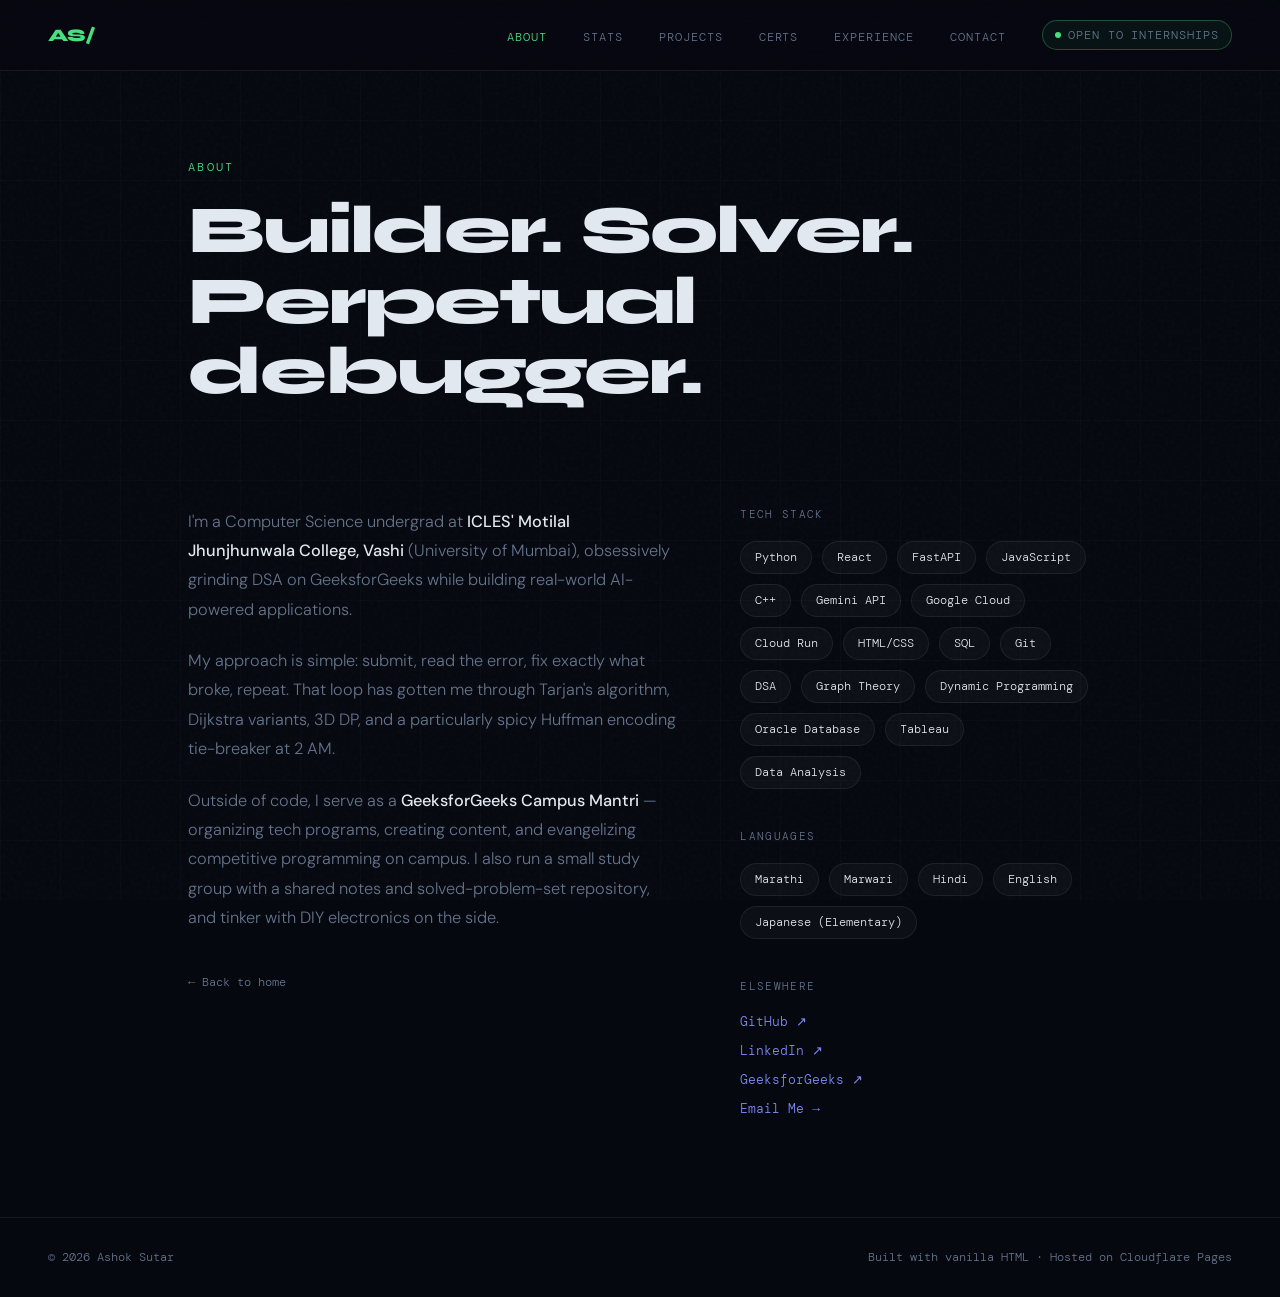
<file: Website Data/about.html>
<!DOCTYPE html>
<html lang="en">
<head>
  <meta charset="UTF-8" />
  <meta name="viewport" content="width=device-width, initial-scale=1.0" />
  <title>About | Ashok Sutar</title>
  <meta name="description" content="About Ashok Sutar — CS undergrad, competitive programmer, and full-stack builder." />
  <link rel="icon" type="image/svg+xml" href="/favicon.svg" />
  <link rel="preconnect" href="https://fonts.googleapis.com" />
  <link rel="preconnect" href="https://fonts.gstatic.com" crossorigin />
  <link href="https://fonts.googleapis.com/css2?family=Syne:wght@400;600;700;800&family=DM+Mono:wght@300;400;500&family=DM+Sans:wght@300;400;500&display=swap" rel="stylesheet" />
  <style>
    *, *::before, *::after { box-sizing: border-box; margin: 0; padding: 0; }

    :root {
      --bg: #060810;
      --surface: #0d1117;
      --border: rgba(255,255,255,0.07);
      --accent: #4ade80;
      --accent2: #818cf8;
      --text: #e2e8f0;
      --muted: #64748b;
      --card: rgba(255,255,255,0.03);
    }

    html { scroll-behavior: smooth; }

    body {
      background: var(--bg);
      color: var(--text);
      font-family: 'DM Sans', sans-serif;
      font-weight: 300;
      overflow-x: hidden;
    }

    body::before {
      content: '';
      position: fixed;
      inset: 0;
      background-image: url("data:image/svg+xml,%3Csvg viewBox='0 0 256 256' xmlns='http://www.w3.org/2000/svg'%3E%3Cfilter id='noise'%3E%3CfeTurbulence type='fractalNoise' baseFrequency='0.9' numOctaves='4' stitchTiles='stitch'/%3E%3C/filter%3E%3Crect width='100%25' height='100%25' filter='url(%23noise)' opacity='0.04'/%3E%3C/svg%3E");
      pointer-events: none;
      z-index: 0;
      opacity: 0.6;
    }

    body::after {
      content: '';
      position: fixed;
      inset: 0;
      background-image:
        linear-gradient(rgba(255,255,255,0.02) 1px, transparent 1px),
        linear-gradient(90deg, rgba(255,255,255,0.02) 1px, transparent 1px);
      background-size: 60px 60px;
      pointer-events: none;
      z-index: 0;
    }

    /* NAV */
    nav {
      position: fixed;
      top: 0; left: 0; right: 0;
      z-index: 100;
      padding: 20px 48px;
      display: flex;
      justify-content: space-between;
      align-items: center;
      background: rgba(6,8,16,0.7);
      backdrop-filter: blur(16px);
      border-bottom: 1px solid var(--border);
    }
    .nav-logo {
      font-family: 'Syne', sans-serif;
      font-weight: 800;
      font-size: 1.1rem;
      letter-spacing: -0.02em;
      color: var(--accent);
      text-decoration: none;
    }
    .nav-links {
      display: flex;
      gap: 36px;
      list-style: none;
      align-items: center;
    }
    .nav-links a {
      font-family: 'DM Mono', monospace;
      font-size: 0.75rem;
      color: var(--muted);
      text-decoration: none;
      letter-spacing: 0.08em;
      text-transform: uppercase;
      transition: color 0.2s;
    }
    .nav-links a:hover, .nav-links a.active { color: var(--accent); }

    .nav-otw {
      display: flex;
      align-items: center;
      gap: 7px;
      font-family: 'DM Mono', monospace;
      font-size: 0.68rem;
      letter-spacing: 0.06em;
      color: var(--accent);
      border: 1px solid rgba(74,222,128,0.3);
      padding: 6px 12px;
      border-radius: 100px;
      background: rgba(74,222,128,0.06);
      text-decoration: none;
      transition: all 0.2s;
      white-space: nowrap;
    }
    .nav-otw:hover { background: rgba(74,222,128,0.12); border-color: var(--accent); }
    .nav-otw-dot {
      width: 6px; height: 6px;
      background: var(--accent);
      border-radius: 50%;
      animation: pulse 1.8s infinite;
      flex-shrink: 0;
    }
    @keyframes pulse {
      0%, 100% { opacity: 1; transform: scale(1); }
      50% { opacity: 0.4; transform: scale(0.7); }
    }

    section { position: relative; z-index: 1; }

    /* PAGE HEADER */
    #about-hero {
      padding: 160px 48px 60px;
      max-width: 1000px;
      margin: 0 auto;
    }
    .section-tag {
      font-family: 'DM Mono', monospace;
      font-size: 0.72rem;
      letter-spacing: 0.2em;
      color: var(--accent);
      text-transform: uppercase;
      margin-bottom: 20px;
    }
    #about-hero h1 {
      font-family: 'Syne', sans-serif;
      font-weight: 800;
      font-size: clamp(2.4rem, 6vw, 4.2rem);
      line-height: 1.05;
      letter-spacing: -0.03em;
    }

    /* ABOUT BODY */
    #about-body {
      padding: 40px 48px 100px;
      max-width: 1000px;
      margin: 0 auto;
      display: grid;
      grid-template-columns: 1.4fr 1fr;
      gap: 60px;
    }
    .about-text p {
      font-size: 1.02rem;
      line-height: 1.8;
      color: var(--muted);
      margin-bottom: 22px;
    }
    .about-text p strong { color: var(--text); font-weight: 500; }

    .side-label {
      font-family: 'DM Mono', monospace;
      font-size: 0.7rem;
      letter-spacing: 0.12em;
      color: var(--muted);
      text-transform: uppercase;
      margin-bottom: 20px;
    }
    .skills-grid {
      display: flex;
      flex-wrap: wrap;
      gap: 10px;
      margin-bottom: 40px;
    }
    .skill-pill {
      font-family: 'DM Mono', monospace;
      font-size: 0.72rem;
      padding: 8px 14px;
      border: 1px solid var(--border);
      border-radius: 100px;
      color: var(--text);
      background: var(--card);
    }

    .about-links {
      display: flex;
      flex-direction: column;
      gap: 12px;
    }
    .about-links a {
      font-family: 'DM Mono', monospace;
      font-size: 0.8rem;
      color: var(--accent2);
      text-decoration: none;
      transition: color 0.2s;
    }
    .about-links a:hover { color: var(--accent); }

    .back-link {
      display: inline-block;
      margin-top: 20px;
      font-family: 'DM Mono', monospace;
      font-size: 0.78rem;
      color: var(--muted);
      text-decoration: none;
    }
    .back-link:hover { color: var(--accent); }

    footer {
      position: relative;
      z-index: 1;
      display: flex;
      justify-content: space-between;
      padding: 32px 48px;
      border-top: 1px solid var(--border);
      font-family: 'DM Mono', monospace;
      font-size: 0.72rem;
      color: var(--muted);
      flex-wrap: wrap;
      gap: 10px;
    }

    @media (max-width: 720px) {
      #about-body { grid-template-columns: 1fr; }
      nav { padding: 16px 20px; }
      .nav-links { gap: 18px; }
      #about-hero, #about-body { padding-left: 24px; padding-right: 24px; }
    }
  </style>
</head>
<body>

  <!-- NAV -->
  <nav>
    <a href="/" class="nav-logo">AS/</a>
    <ul class="nav-links">
      <li><a href="/about" class="active">About</a></li>
      <li><a href="/#dsa-stats">Stats</a></li>
      <li><a href="/#projects">Projects</a></li>
      <li><a href="/#certifications">Certs</a></li>
      <li><a href="/#experience">Experience</a></li>
      <li><a href="/contact">Contact</a></li>
      <li><a href="mailto:ashoksutar393@gmail.com" class="nav-otw"><span class="nav-otw-dot"></span>Open to Internships</a></li>
    </ul>
  </nav>

  <!-- ABOUT HERO -->
  <section id="about-hero">
    <div class="section-tag">About</div>
    <h1>Builder. Solver.<br>Perpetual debugger.</h1>
  </section>

  <!-- ABOUT BODY -->
  <section id="about-body">
    <div class="about-text">
      <p>
        I'm a Computer Science undergrad at <strong>ICLES' Motilal Jhunjhunwala College, Vashi</strong>
        (University of Mumbai), obsessively grinding DSA on GeeksforGeeks while building real-world
        AI-powered applications.
      </p>
      <p>
        My approach is simple: submit, read the error, fix exactly what broke, repeat.
        That loop has gotten me through Tarjan's algorithm, Dijkstra variants, 3D DP, and a particularly
        spicy Huffman encoding tie-breaker at 2 AM.
      </p>
      <p>
        Outside of code, I serve as a <strong>GeeksforGeeks Campus Mantri</strong> — organizing tech programs,
        creating content, and evangelizing competitive programming on campus. I also run a small study
        group with a shared notes and solved-problem-set repository, and tinker with DIY electronics
        on the side.
      </p>
      <a href="/" class="back-link">← Back to home</a>
    </div>
    <div>
      <div class="side-label">Tech Stack</div>
      <div class="skills-grid">
        <span class="skill-pill">Python</span>
        <span class="skill-pill">React</span>
        <span class="skill-pill">FastAPI</span>
        <span class="skill-pill">JavaScript</span>
        <span class="skill-pill">C++</span>
        <span class="skill-pill">Gemini API</span>
        <span class="skill-pill">Google Cloud</span>
        <span class="skill-pill">Cloud Run</span>
        <span class="skill-pill">HTML/CSS</span>
        <span class="skill-pill">SQL</span>
        <span class="skill-pill">Git</span>
        <span class="skill-pill">DSA</span>
        <span class="skill-pill">Graph Theory</span>
        <span class="skill-pill">Dynamic Programming</span>
        <span class="skill-pill">Oracle Database</span>
        <span class="skill-pill">Tableau</span>
        <span class="skill-pill">Data Analysis</span>
      </div>
      <div class="side-label">Languages</div>
      <div class="skills-grid">
        <span class="skill-pill">Marathi</span>
        <span class="skill-pill">Marwari</span>
        <span class="skill-pill">Hindi</span>
        <span class="skill-pill">English</span>
        <span class="skill-pill">Japanese (Elementary)</span>
      </div>
      <div class="side-label">Elsewhere</div>
      <div class="about-links">
        <a href="https://github.com/ashoksutar" target="_blank">GitHub ↗</a>
        <a href="https://www.linkedin.com/in/ashok-sutar" target="_blank">LinkedIn ↗</a>
        <a href="https://www.geeksforgeeks.org/user/ashoksutar/" target="_blank">GeeksforGeeks ↗</a>
        <a href="mailto:ashoksutar393@gmail.com">Email Me →</a>
      </div>
    </div>
  </section>

  <footer>
    <span>© 2026 Ashok Sutar</span>
    <span>Built with vanilla HTML · Hosted on Cloudflare Pages</span>
  </footer>

</body>
</html>
</file>
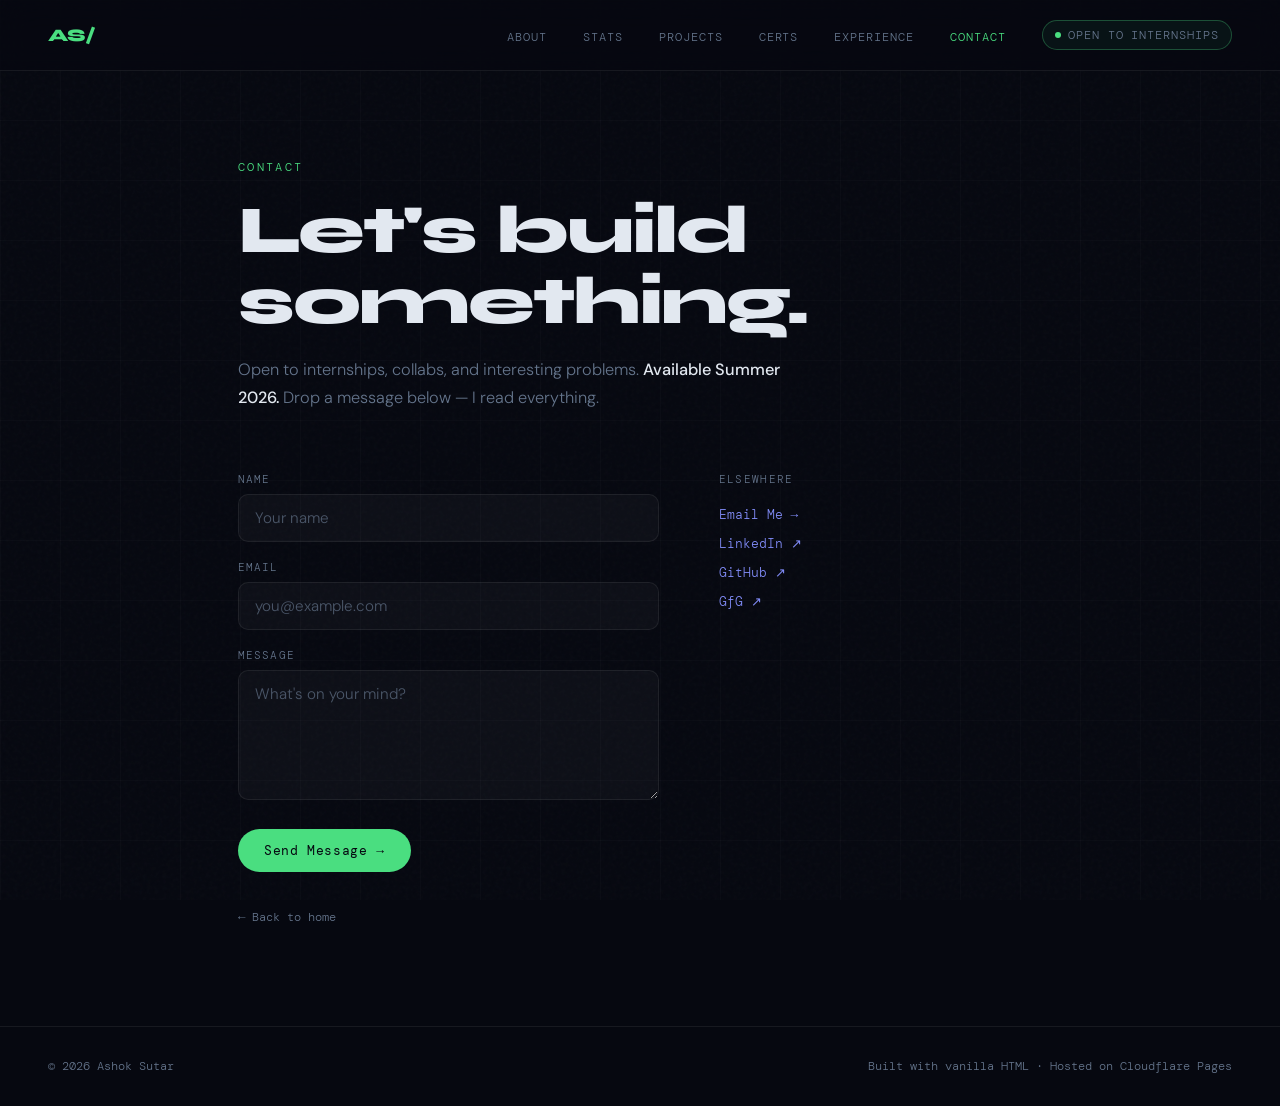
<file: Website Data/contact.html>
<!DOCTYPE html>
<html lang="en">
<head>
  <meta charset="UTF-8" />
  <meta name="viewport" content="width=device-width, initial-scale=1.0" />
  <title>Contact | Ashok Sutar</title>
  <meta name="description" content="Get in touch with Ashok Sutar — CS undergrad, competitive programmer, and full-stack builder." />
  <link rel="icon" type="image/svg+xml" href="/favicon.svg" />
  <link rel="preconnect" href="https://fonts.googleapis.com" />
  <link rel="preconnect" href="https://fonts.gstatic.com" crossorigin />
  <link href="https://fonts.googleapis.com/css2?family=Syne:wght@400;600;700;800&family=DM+Mono:wght@300;400;500&family=DM+Sans:wght@300;400;500&display=swap" rel="stylesheet" />
  <style>
    *, *::before, *::after { box-sizing: border-box; margin: 0; padding: 0; }

    :root {
      --bg: #060810;
      --surface: #0d1117;
      --border: rgba(255,255,255,0.07);
      --accent: #4ade80;
      --accent2: #818cf8;
      --text: #e2e8f0;
      --muted: #64748b;
      --card: rgba(255,255,255,0.03);
      --error: #f87171;
    }

    html { scroll-behavior: smooth; }

    body {
      background: var(--bg);
      color: var(--text);
      font-family: 'DM Sans', sans-serif;
      font-weight: 300;
      overflow-x: hidden;
      min-height: 100vh;
      display: flex;
      flex-direction: column;
    }

    body::before {
      content: '';
      position: fixed;
      inset: 0;
      background-image: url("data:image/svg+xml,%3Csvg viewBox='0 0 256 256' xmlns='http://www.w3.org/2000/svg'%3E%3Cfilter id='noise'%3E%3CfeTurbulence type='fractalNoise' baseFrequency='0.9' numOctaves='4' stitchTiles='stitch'/%3E%3C/filter%3E%3Crect width='100%25' height='100%25' filter='url(%23noise)' opacity='0.04'/%3E%3C/svg%3E");
      pointer-events: none;
      z-index: 0;
      opacity: 0.6;
    }

    body::after {
      content: '';
      position: fixed;
      inset: 0;
      background-image:
        linear-gradient(rgba(255,255,255,0.02) 1px, transparent 1px),
        linear-gradient(90deg, rgba(255,255,255,0.02) 1px, transparent 1px);
      background-size: 60px 60px;
      pointer-events: none;
      z-index: 0;
    }

    /* NAV */
    nav {
      position: fixed;
      top: 0; left: 0; right: 0;
      z-index: 100;
      padding: 20px 48px;
      display: flex;
      justify-content: space-between;
      align-items: center;
      background: rgba(6,8,16,0.7);
      backdrop-filter: blur(16px);
      border-bottom: 1px solid var(--border);
    }
    .nav-logo {
      font-family: 'Syne', sans-serif;
      font-weight: 800;
      font-size: 1.1rem;
      letter-spacing: -0.02em;
      color: var(--accent);
      text-decoration: none;
    }
    .nav-links {
      display: flex;
      gap: 36px;
      list-style: none;
      align-items: center;
    }
    .nav-links a {
      font-family: 'DM Mono', monospace;
      font-size: 0.75rem;
      color: var(--muted);
      text-decoration: none;
      letter-spacing: 0.08em;
      text-transform: uppercase;
      transition: color 0.2s;
    }
    .nav-links a:hover, .nav-links a.active { color: var(--accent); }

    .nav-otw {
      display: flex;
      align-items: center;
      gap: 7px;
      font-family: 'DM Mono', monospace;
      font-size: 0.68rem;
      letter-spacing: 0.06em;
      color: var(--accent);
      border: 1px solid rgba(74,222,128,0.3);
      padding: 6px 12px;
      border-radius: 100px;
      background: rgba(74,222,128,0.06);
      text-decoration: none;
      transition: all 0.2s;
      white-space: nowrap;
    }
    .nav-otw:hover { background: rgba(74,222,128,0.12); border-color: var(--accent); }
    .nav-otw-dot {
      width: 6px; height: 6px;
      background: var(--accent);
      border-radius: 50%;
      animation: pulse 1.8s infinite;
      flex-shrink: 0;
    }
    @keyframes pulse {
      0%, 100% { opacity: 1; transform: scale(1); }
      50% { opacity: 0.4; transform: scale(0.7); }
    }

    section { position: relative; z-index: 1; }

    /* PAGE HEADER */
    #contact-hero {
      padding: 160px 48px 40px;
      max-width: 900px;
      margin: 0 auto;
      width: 100%;
    }
    .section-tag {
      font-family: 'DM Mono', monospace;
      font-size: 0.72rem;
      letter-spacing: 0.2em;
      color: var(--accent);
      text-transform: uppercase;
      margin-bottom: 20px;
    }
    #contact-hero h1 {
      font-family: 'Syne', sans-serif;
      font-weight: 800;
      font-size: clamp(2.4rem, 6vw, 4.2rem);
      line-height: 1.05;
      letter-spacing: -0.03em;
    }
    #contact-hero p {
      margin-top: 20px;
      color: var(--muted);
      font-size: 1.02rem;
      line-height: 1.7;
      max-width: 560px;
    }
    #contact-hero p strong { color: var(--text); font-weight: 500; }

    /* CONTACT BODY */
    #contact-body {
      flex: 1;
      padding: 20px 48px 100px;
      max-width: 900px;
      margin: 0 auto;
      width: 100%;
      display: grid;
      grid-template-columns: 1.3fr 1fr;
      gap: 60px;
    }

    form {
      display: flex;
      flex-direction: column;
      gap: 18px;
    }
    .field label {
      display: block;
      font-family: 'DM Mono', monospace;
      font-size: 0.7rem;
      letter-spacing: 0.1em;
      text-transform: uppercase;
      color: var(--muted);
      margin-bottom: 8px;
    }
    .field input,
    .field textarea {
      width: 100%;
      background: var(--card);
      border: 1px solid var(--border);
      border-radius: 10px;
      padding: 13px 16px;
      color: var(--text);
      font-family: 'DM Sans', sans-serif;
      font-size: 0.95rem;
      font-weight: 300;
      outline: none;
      transition: border-color 0.2s, background 0.2s;
    }
    .field input::placeholder,
    .field textarea::placeholder { color: var(--muted); opacity: 0.7; }
    .field input:focus,
    .field textarea:focus {
      border-color: var(--accent);
      background: rgba(74,222,128,0.04);
    }
    .field textarea { resize: vertical; min-height: 130px; font-family: 'DM Sans', sans-serif; }

    .btn-submit {
      align-self: flex-start;
      margin-top: 6px;
      font-family: 'DM Mono', monospace;
      font-size: 0.8rem;
      letter-spacing: 0.05em;
      color: var(--bg);
      background: var(--accent);
      border: none;
      padding: 13px 26px;
      border-radius: 100px;
      cursor: pointer;
      transition: opacity 0.2s, transform 0.15s;
    }
    .btn-submit:hover { opacity: 0.88; }
    .btn-submit:active { transform: scale(0.97); }
    .btn-submit:disabled { opacity: 0.5; cursor: not-allowed; }

    #form-result {
      font-family: 'DM Mono', monospace;
      font-size: 0.78rem;
      min-height: 1.2em;
    }
    #form-result.success { color: var(--accent); }
    #form-result.error { color: var(--error); }

    .side-label {
      font-family: 'DM Mono', monospace;
      font-size: 0.7rem;
      letter-spacing: 0.12em;
      color: var(--muted);
      text-transform: uppercase;
      margin-bottom: 20px;
    }
    .contact-links {
      display: flex;
      flex-direction: column;
      gap: 12px;
      margin-bottom: 36px;
    }
    .contact-links a {
      font-family: 'DM Mono', monospace;
      font-size: 0.8rem;
      color: var(--accent2);
      text-decoration: none;
      transition: color 0.2s;
    }
    .contact-links a:hover { color: var(--accent); }

    .back-link {
      display: inline-block;
      margin-top: 4px;
      font-family: 'DM Mono', monospace;
      font-size: 0.78rem;
      color: var(--muted);
      text-decoration: none;
    }
    .back-link:hover { color: var(--accent); }

    footer {
      position: relative;
      z-index: 1;
      display: flex;
      justify-content: space-between;
      padding: 32px 48px;
      border-top: 1px solid var(--border);
      font-family: 'DM Mono', monospace;
      font-size: 0.72rem;
      color: var(--muted);
      flex-wrap: wrap;
      gap: 10px;
    }

    @media (max-width: 720px) {
      #contact-body { grid-template-columns: 1fr; }
      nav { padding: 16px 20px; }
      .nav-links { gap: 18px; }
      #contact-hero, #contact-body { padding-left: 24px; padding-right: 24px; }
    }
  </style>
</head>
<body>

  <!-- NAV -->
  <nav>
    <a href="/" class="nav-logo">AS/</a>
    <ul class="nav-links">
      <li><a href="/about">About</a></li>
      <li><a href="/#dsa-stats">Stats</a></li>
      <li><a href="/#projects">Projects</a></li>
      <li><a href="/#certifications">Certs</a></li>
      <li><a href="/#experience">Experience</a></li>
      <li><a href="/contact" class="active">Contact</a></li>
      <li><a href="mailto:ashoksutar393@gmail.com" class="nav-otw"><span class="nav-otw-dot"></span>Open to Internships</a></li>
    </ul>
  </nav>

  <!-- CONTACT HERO -->
  <section id="contact-hero">
    <div class="section-tag">Contact</div>
    <h1>Let's build<br>something.</h1>
    <p>
      Open to internships, collabs, and interesting problems.
      <strong>Available Summer 2026.</strong> Drop a message below — I read everything.
    </p>
  </section>

  <!-- CONTACT BODY -->
  <section id="contact-body">
    <div>
      <form id="contactForm">
        <!-- Web3Forms Access Key: get yours at https://web3forms.com -->
        <input type="hidden" name="access_key" value=b2c2d8d9-04ae-4c0f-9309-0237f9457b37>
        <input type="hidden" name="subject" value="New message from ashoksutar.me">
        <!-- honeypot spam trap, keep hidden -->
        <input type="checkbox" name="botcheck" style="display:none">

        <div class="field">
          <label for="name">Name</label>
          <input type="text" id="name" name="name" placeholder="Your name" required>
        </div>
        <div class="field">
          <label for="email">Email</label>
          <input type="email" id="email" name="email" placeholder="you@example.com" required>
        </div>
        <div class="field">
          <label for="message">Message</label>
          <textarea id="message" name="message" placeholder="What's on your mind?" required></textarea>
        </div>

        <button type="submit" class="btn-submit" id="submitBtn">Send Message →</button>
        <p id="form-result"></p>
      </form>
      <a href="/" class="back-link">← Back to home</a>
    </div>

    <div>
      <div class="side-label">Elsewhere</div>
      <div class="contact-links">
        <a href="mailto:ashoksutar393@gmail.com">Email Me →</a>
        <a href="https://www.linkedin.com/in/ashok-sutar" target="_blank">LinkedIn ↗</a>
        <a href="https://github.com/ashoksutar" target="_blank">GitHub ↗</a>
        <a href="https://www.geeksforgeeks.org/profile/ashoksuz2ps" target="_blank">GfG ↗</a>
      </div>
    </div>
  </section>

  <footer>
    <span>© 2026 Ashok Sutar</span>
    <span>Built with vanilla HTML · Hosted on Cloudflare Pages</span>
  </footer>

  <script>
    const form = document.getElementById('contactForm');
    const result = document.getElementById('form-result');
    const submitBtn = document.getElementById('submitBtn');

    form.addEventListener('submit', async function (e) {
      e.preventDefault();
      submitBtn.disabled = true;
      submitBtn.textContent = 'Sending...';
      result.textContent = '';
      result.className = '';

      const formData = new FormData(form);

      try {
        const response = await fetch('https://api.web3forms.com/submit', {
          method: 'POST',
          body: formData
        });
        const data = await response.json();

        if (data.success) {
          result.textContent = "Message sent — I'll get back to you soon.";
          result.className = 'success';
          form.reset();
        } else {
          result.textContent = 'Something went wrong. Please try again or email me directly.';
          result.className = 'error';
        }
      } catch (error) {
        result.textContent = 'Network error. Please try again or email me directly.';
        result.className = 'error';
      } finally {
        submitBtn.disabled = false;
        submitBtn.textContent = 'Send Message →';
      }
    });
  </script>

</body>
</html>
</file>
